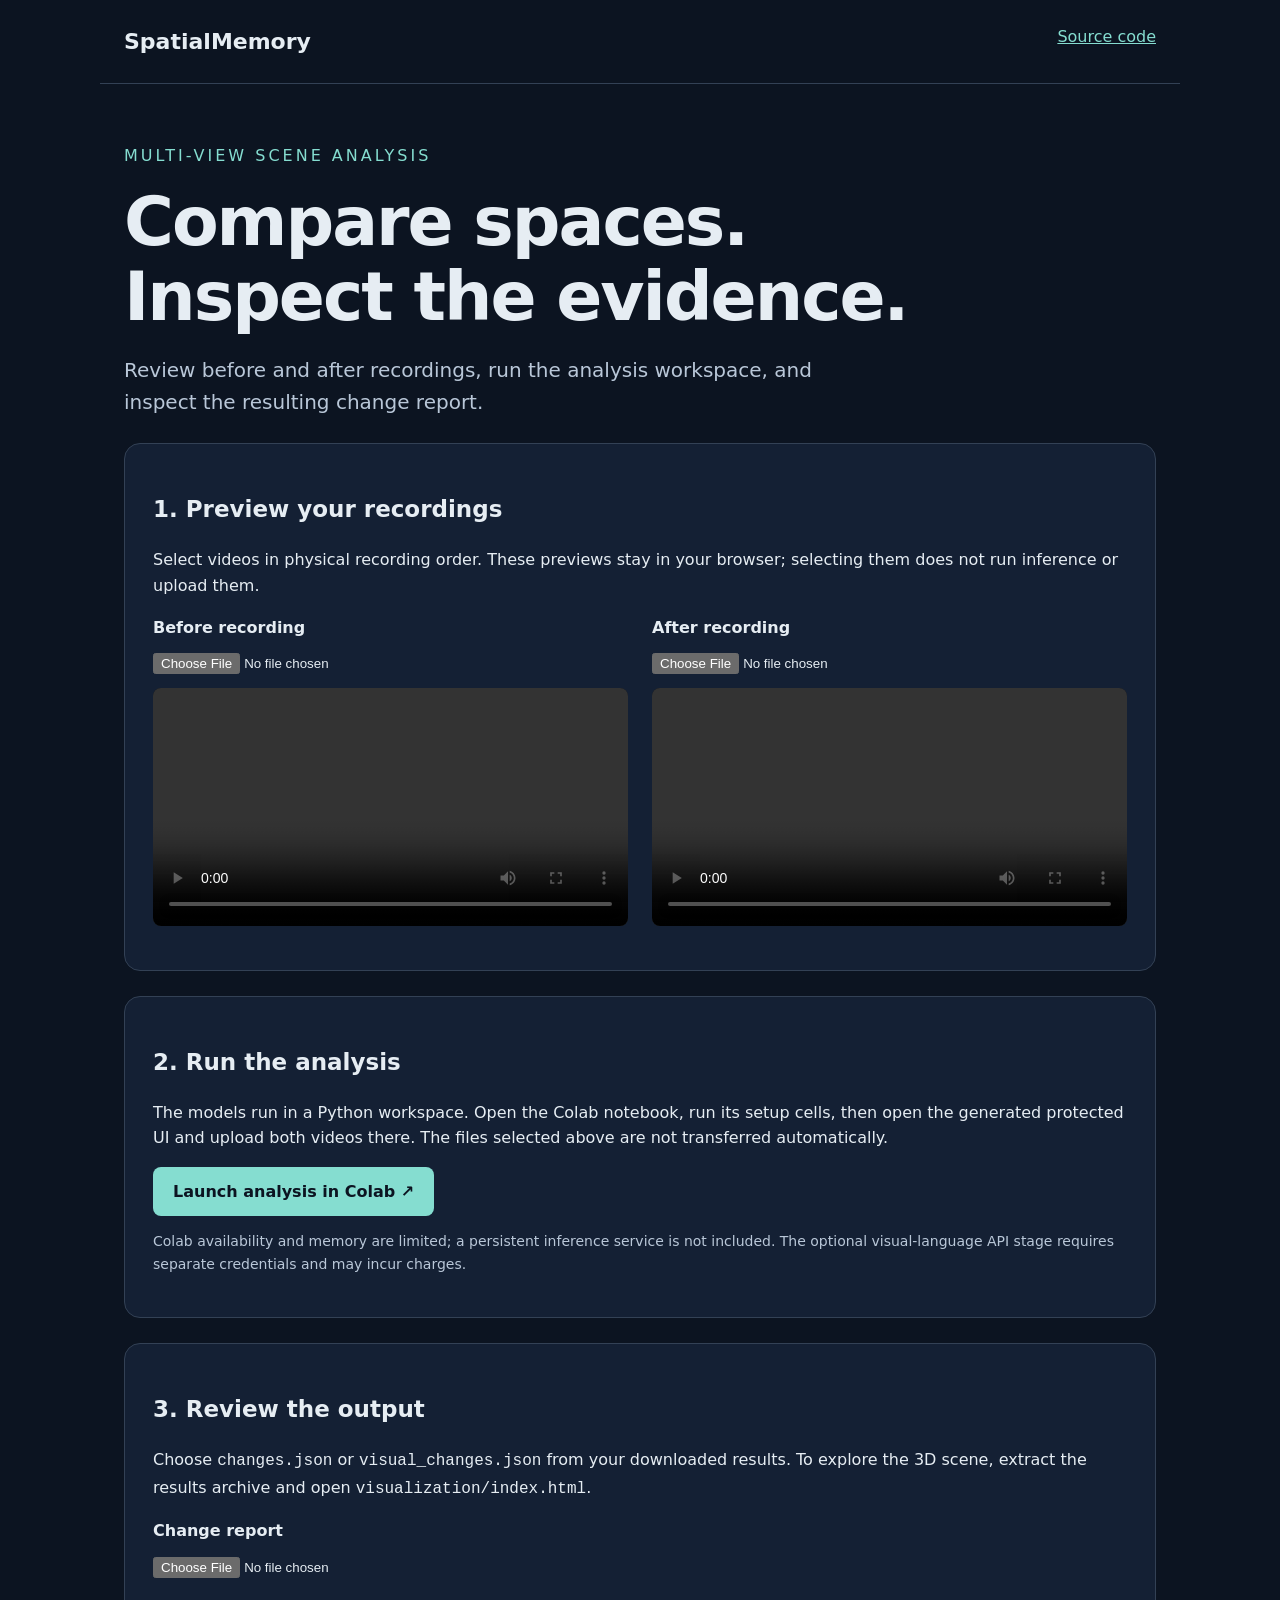
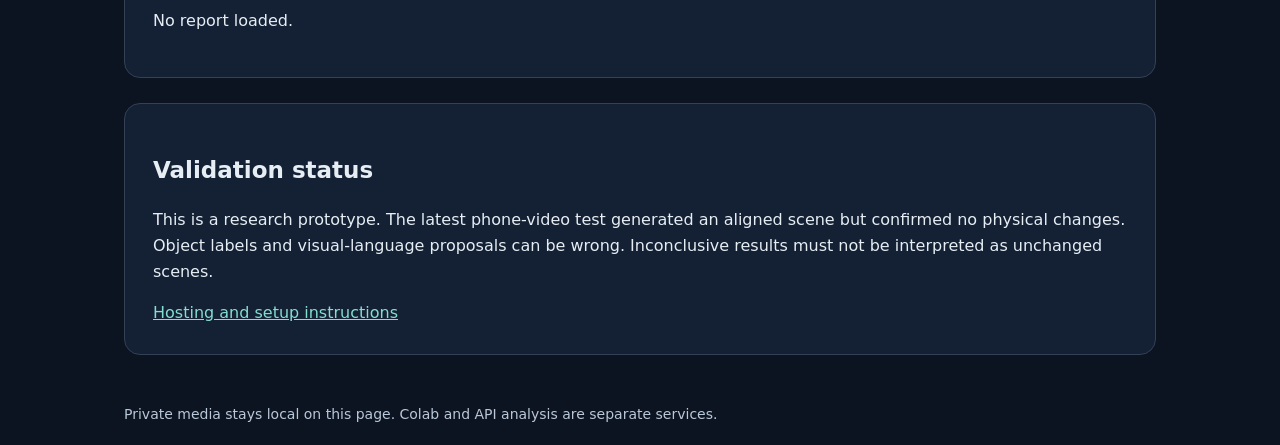
<file: site/index.html>
<!doctype html>
<html lang="en"><head><meta charset="utf-8"><meta name="viewport" content="width=device-width,initial-scale=1"><title>SpatialMemory — Scene comparison</title><link rel="stylesheet" href="style.css"></head>
<body><header><span class="brand">SpatialMemory</span><a href="https://github.com/VamshiKrishnaBandari07/Spatial-AI-system-for-Humanoid-Robotics">Source code</a></header>
<main><p class="eyebrow">MULTI-VIEW SCENE ANALYSIS</p><h1>Compare spaces.<br>Inspect the evidence.</h1><p class="intro">Review before and after recordings, run the analysis workspace, and inspect the resulting change report.</p>
<section><h2>1. Preview your recordings</h2><p>Select videos in physical recording order. These previews stay in your browser; selecting them does not run inference or upload them.</p><div class="grid"><article><label for="before">Before recording</label><input id="before" type="file" accept="video/*"><video id="beforePreview" controls playsinline preload="metadata"></video></article><article><label for="after">After recording</label><input id="after" type="file" accept="video/*"><video id="afterPreview" controls playsinline preload="metadata"></video></article></div><p id="videoStatus" role="status"></p></section>
<section><h2>2. Run the analysis</h2><p>The models run in a Python workspace. Open the Colab notebook, run its setup cells, then open the generated protected UI and upload both videos there. The files selected above are not transferred automatically.</p><a class="button" href="https://colab.research.google.com/github/VamshiKrishnaBandari07/Spatial-AI-system-for-Humanoid-Robotics/blob/main/notebooks/SpatialMemory_Colab.ipynb" target="_blank" rel="noopener noreferrer">Launch analysis in Colab ↗</a><p class="note">Colab availability and memory are limited; a persistent inference service is not included. The optional visual-language API stage requires separate credentials and may incur charges.</p></section>
<section><h2>3. Review the output</h2><p>Choose <code>changes.json</code> or <code>visual_changes.json</code> from your downloaded results. To explore the 3D scene, extract the results archive and open <code>visualization/index.html</code>.</p><label for="report">Change report</label><input id="report" type="file" accept=".json,application/json"><p id="reportStatus" role="status" aria-live="polite">No report loaded.</p><div id="results"></div></section>
<aside><h2>Validation status</h2><p>This is a research prototype. The latest phone-video test generated an aligned scene but confirmed no physical changes. Object labels and visual-language proposals can be wrong. Inconclusive results must not be interpreted as unchanged scenes.</p><a href="https://github.com/VamshiKrishnaBandari07/Spatial-AI-system-for-Humanoid-Robotics/blob/main/docs/HOSTING.md">Hosting and setup instructions</a></aside></main><footer>Private media stays local on this page. Colab and API analysis are separate services.</footer><script src="app.js"></script></body></html>
</file>
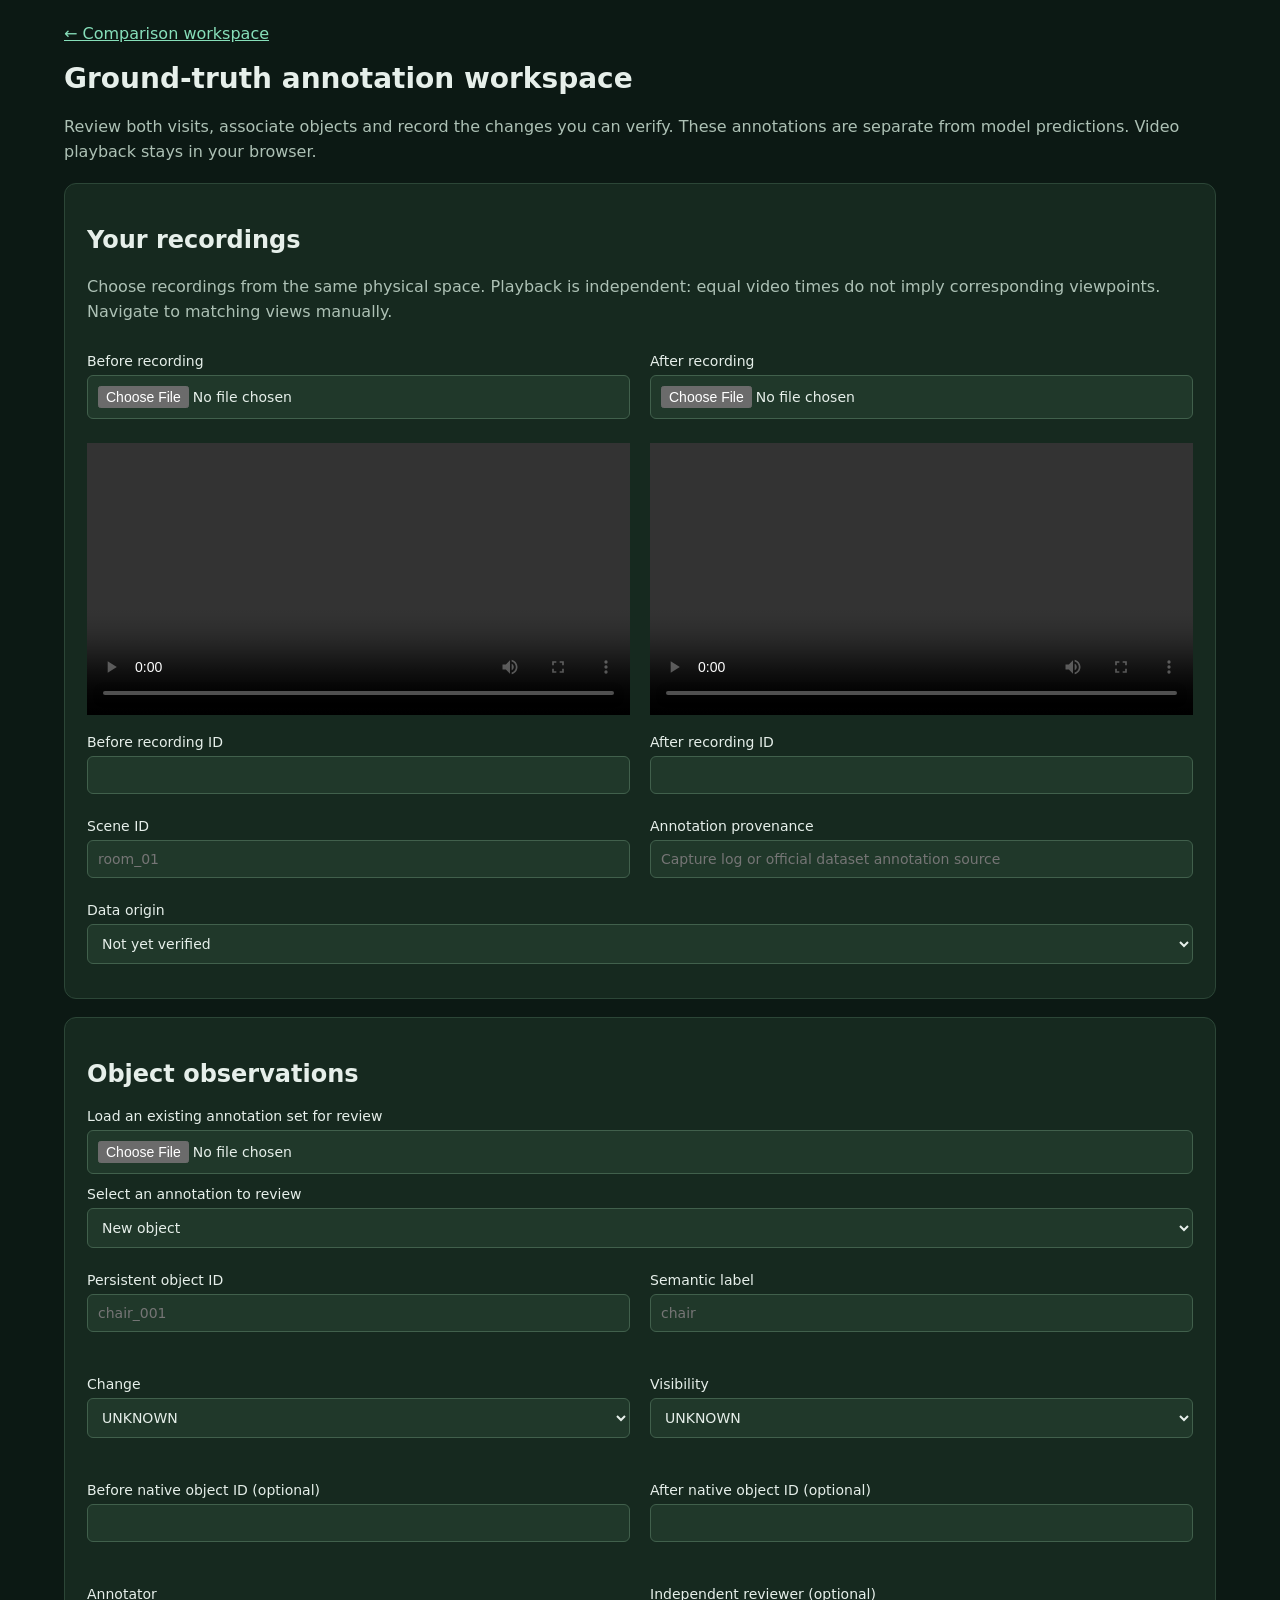
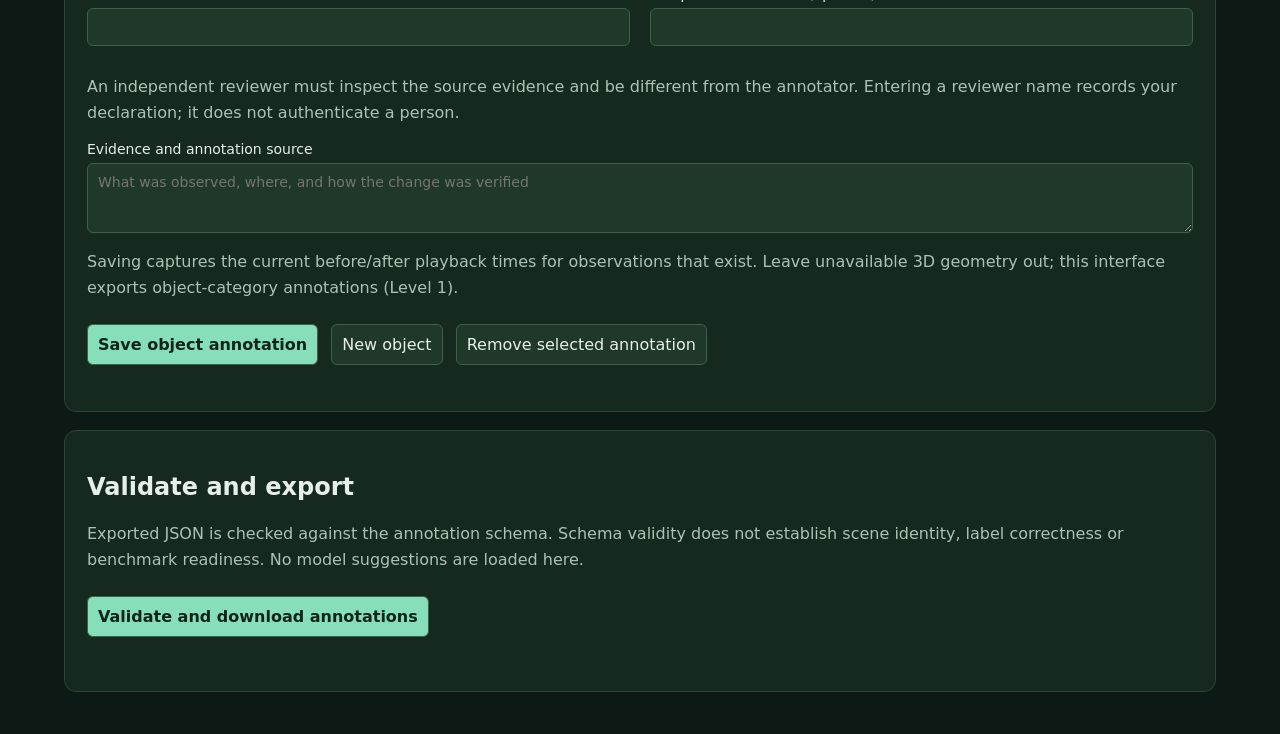
<file: src/spatialmemory/annotation.html>
<!doctype html>
<html lang="en">
  <head>
    <meta charset="utf-8" />
    <meta name="viewport" content="width=device-width, initial-scale=1" />
    <title>Annotation workspace · SpatialMemory-X Ultra</title>
    <style>
      :root {
        color-scheme: dark;
        font-family: system-ui, sans-serif;
        background: #0c1914;
        color: #e6efea;
      }
      * {
        box-sizing: border-box;
      }
      body {
        margin: 0 auto;
        padding: 24px;
        max-width: 1200px;
      }
      h1 {
        font-size: 28px;
      }
      p {
        color: #adc1b5;
        line-height: 1.6;
      }
      a {
        color: #87dfba;
      }
      section {
        padding: 22px;
        background: #16291f;
        border: 1px solid #2c4637;
        border-radius: 12px;
        margin: 18px 0;
      }
      .grid {
        display: grid;
        grid-template-columns: repeat(2, minmax(0, 1fr));
        gap: 20px;
      }
      label {
        display: block;
        margin: 12px 0;
        font-size: 14px;
      }
      input,
      select,
      textarea,
      button {
        font: inherit;
        border: 1px solid #41604c;
        border-radius: 6px;
        padding: 10px;
        background: #20382a;
        color: inherit;
        max-width: 100%;
      }
      input,
      select,
      textarea {
        display: block;
        width: 100%;
        margin-top: 6px;
      }
      button {
        cursor: pointer;
        margin: 8px 8px 8px 0;
      }
      button.primary {
        background: #86dfb9;
        color: #102319;
        font-weight: 600;
      }
      video {
        width: 100%;
        max-height: 300px;
        background: #07100b;
        margin-top: 12px;
      }
      #status {
        padding: 12px 0;
        overflow-wrap: anywhere;
      }
      ul {
        padding-left: 20px;
      }
      li {
        margin-bottom: 8px;
      }
      @media (max-width: 650px) {
        body {
          padding: 14px;
        }
        .grid {
          grid-template-columns: 1fr;
        }
        section {
          padding: 16px;
        }
      }
    </style>
  </head>
  <body>
    <a href="/">← Comparison workspace</a>
    <h1>Ground-truth annotation workspace</h1>
    <p>
      Review both visits, associate objects and record the changes you can
      verify. These annotations are separate from model predictions. Video
      playback stays in your browser.
    </p>
    <section>
      <h2>Your recordings</h2>
      <p>
        Choose recordings from the same physical space. Playback is independent:
        equal video times do not imply corresponding viewpoints. Navigate to
        matching views manually.
      </p>
      <div class="grid">
        <div>
          <label
            >Before recording<input
              id="beforeFile"
              type="file"
              accept="video/*" /></label
          ><video id="beforeVideo" controls preload="auto"></video>
          <p id="beforePlayback" role="status"></p>
          <label>Before recording ID<input id="beforeId" /></label>
        </div>
        <div>
          <label
            >After recording<input
              id="afterFile"
              type="file"
              accept="video/*" /></label
          ><video id="afterVideo" controls preload="auto"></video>
          <p id="afterPlayback" role="status"></p>
          <label>After recording ID<input id="afterId" /></label>
        </div>
      </div>
      <div class="grid">
        <label>Scene ID<input id="sceneId" placeholder="room_01" /></label>
        <label
          >Annotation provenance<input
            id="provenance"
            placeholder="Capture log or official dataset annotation source"
        /></label>
      </div>
      <label
        >Data origin<select id="origin">
          <option value="UNKNOWN">Not yet verified</option>
          <option value="REAL">Real recordings</option>
          <option value="SYNTHETIC">Synthetic control</option>
        </select></label
      >
    </section>
    <section>
      <h2>Object observations</h2>
      <label
        >Load an existing annotation set for review<input
          id="import"
          type="file"
          accept="application/json,.json"
      /></label>
      <label
        >Select an annotation to review<select id="selected">
          <option value="">New object</option>
        </select></label
      >
      <div class="grid">
        <label
          >Persistent object ID<input id="objectId" placeholder="chair_001"
        /></label>
        <label>Semantic label<input id="label" placeholder="chair" /></label>
        <label
          >Change<select id="change">
            <option>UNKNOWN</option>
            <option>ADDED</option>
            <option>REMOVED</option>
            <option>MOVED</option>
            <option>UNCHANGED</option>
          </select></label
        >
        <label
          >Visibility<select id="visibility">
            <option>UNKNOWN</option>
            <option>OBSERVED</option>
            <option>OCCLUDED</option>
          </select></label
        >
        <label
          >Before native object ID (optional)<input id="nativeBefore"
        /></label>
        <label
          >After native object ID (optional)<input id="nativeAfter"
        /></label>
        <label>Annotator<input id="annotator" /></label>
        <label>Independent reviewer (optional)<input id="reviewer" /></label>
      </div>
      <p>
        An independent reviewer must inspect the source evidence and be
        different from the annotator. Entering a reviewer name records your
        declaration; it does not authenticate a person.
      </p>
      <label
        >Evidence and annotation source<textarea
          id="source"
          rows="3"
          placeholder="What was observed, where, and how the change was verified"
        ></textarea>
      </label>
      <p>
        Saving captures the current before/after playback times for observations
        that exist. Leave unavailable 3D geometry out; this interface exports
        object-category annotations (Level 1).
      </p>
      <button id="save" class="primary">Save object annotation</button>
      <button id="new">New object</button>
      <button id="remove">Remove selected annotation</button>
      <ul id="objects"></ul>
    </section>
    <section>
      <h2>Validate and export</h2>
      <p>
        Exported JSON is checked against the annotation schema. Schema validity
        does not establish scene identity, label correctness or benchmark
        readiness. No model suggestions are loaded here.
      </p>
      <button id="export" class="primary">
        Validate and download annotations
      </button>
      <div id="status" role="status" aria-live="polite"></div>
    </section>
    <script>
      const $ = (id) => document.getElementById(id);
      let changes = [],
        metadata = {},
        urls = {};
      const message = (text) => {
        $("status").textContent = text;
      };
      function refresh() {
        const selected = $("selected").value;
        $("selected").replaceChildren(new Option("New object", ""));
        $("objects").replaceChildren();
        for (const item of changes) {
          $("selected").add(
            new Option(
              `${item.object_id} · ${item.change_type}`,
              item.object_id,
            ),
          );
          const li = document.createElement("li");
          li.textContent = `${item.object_id}: ${item.label} · ${item.change_type} · ${item.annotation_quality}`;
          $("objects").append(li);
        }
        $("selected").value = selected;
      }
      for (const state of ["before", "after"]) {
        const video = $(state + "Video");
        video.addEventListener("error", () => {
          $(state + "Playback").textContent =
            "Your browser cannot play this recording. Use an H.264 MP4 preview copy and preserve the original for processing.";
        });
        video.addEventListener("loadeddata", () => {
          $(state + "Playback").textContent = "Ready to review";
        });
        $(state + "File").addEventListener("change", () => {
          if (urls[state]) URL.revokeObjectURL(urls[state]);
          const file = $(state + "File").files[0];
          $(state + "Playback").textContent = "";
          $(state + "Video").removeAttribute("src");
          if (file) {
            urls[state] = URL.createObjectURL(file);
            $(state + "Video").src = urls[state];
            $(state + "Id").value = file.name;
          } else $(state + "Video").load();
        });
      }
      function clearObject() {
        $("selected").value = "";
        for (const id of [
          "objectId",
          "label",
          "nativeBefore",
          "nativeAfter",
          "source",
          "reviewer",
        ])
          $(id).value = "";
        $("change").value = "UNKNOWN";
        $("visibility").value = "UNKNOWN";
      }
      $("new").onclick = clearObject;
      $("selected").onchange = () => {
        const item = changes.find((x) => x.object_id === $("selected").value);
        if (!item) return clearObject();
        for (const [id, field] of Object.entries({
          objectId: "object_id",
          label: "label",
          change: "change_type",
          visibility: "visibility",
          nativeBefore: "native_object_id_before",
          nativeAfter: "native_object_id_after",
          source: "annotation_source",
          annotator: "annotator",
          reviewer: "independent_reviewer",
        }))
          $(id).value = item[field] || "";
      };
      $("save").onclick = () => {
        const object_id = $("objectId").value.trim(),
          annotator = $("annotator").value.trim(),
          reviewer = $("reviewer").value.trim();
        if (
          !object_id ||
          !annotator ||
          !$("label").value.trim() ||
          !$("source").value.trim()
        )
          return message(
            "Enter the object ID, label, annotator and source evidence.",
          );
        if (reviewer && reviewer.toLowerCase() === annotator.toLowerCase())
          return message("Independent review requires a different reviewer.");
        const selected = $("selected").value;
        if (
          changes.some(
            (x) => x.object_id === object_id && x.object_id !== selected,
          )
        )
          return message(
            "This object ID already exists. Select it to review or use a distinct ID.",
          );
        const previous = changes.find((x) => x.object_id === selected);
        const item = {
          ...(previous || {}),
          object_id,
          label: $("label").value.trim(),
          change_type: $("change").value,
          visibility: $("visibility").value,
          annotation_source: $("source").value.trim(),
          annotation_quality: reviewer
            ? "INDEPENDENTLY_REVIEWED"
            : "SINGLE_REVIEW",
          generation_method:
            previous?.generation_method === "model_generated"
              ? "model_suggestion_verified"
              : previous?.generation_method || "human",
          annotator,
          independent_reviewer: reviewer || null,
          reviewed_at: reviewer ? new Date().toISOString() : null,
          native_object_id_before: $("nativeBefore").value.trim() || null,
          native_object_id_after: $("nativeAfter").value.trim() || null,
          annotation_level: previous?.annotation_level || 1,
        };
        for (const state of ["before", "after"]) {
          const absent =
            (state === "before" && item.change_type === "ADDED") ||
            (state === "after" && item.change_type === "REMOVED");
          const video = $(state + "Video");
          if (
            !previous &&
            !absent &&
            video.currentSrc &&
            $(state + "Id").value.trim()
          )
            item[state + "_observation"] = {
              recording_id: $(state + "Id").value.trim(),
              timestamp_ns: Math.round(video.currentTime * 1e9),
              source: item.annotation_source,
            };
          else if (absent) item[state + "_observation"] = null;
        }
        changes = changes.filter((x) => x.object_id !== selected);
        changes.push(item);
        refresh();
        $("selected").value = object_id;
        message(
          "Annotation saved in this page. Export before closing; no server persistence is provided.",
        );
      };
      $("remove").onclick = () => {
        changes = changes.filter((x) => x.object_id !== $("selected").value);
        clearObject();
        refresh();
      };
      $("import").onchange = async () => {
        try {
          const file = $("import").files[0];
          if (!file) return;
          const payload = JSON.parse(await file.text());
          const response = await fetch("/annotations/validate", {
            method: "POST",
            headers: { "Content-Type": "application/json" },
            body: JSON.stringify(payload),
          });
          const data = await response.json();
          if (!response.ok) throw new Error(JSON.stringify(data.detail));
          metadata = data.annotations;
          changes = metadata.changes;
          $("sceneId").value = metadata.scene_id;
          $("provenance").value = metadata.provenance || "";
          $("origin").value = metadata.data_origin;
          clearObject();
          refresh();
          message(
            "Imported schema-valid annotations. Review source recordings independently before confirming labels.",
          );
        } catch (error) {
          message(`Import failed: ${error.message}`);
        }
      };
      $("export").onclick = async () => {
        try {
          if (
            !$("sceneId").value.trim() ||
            !$("provenance").value.trim() ||
            !changes.length
          )
            throw new Error(
              "Enter scene ID and provenance, then save at least one annotation.",
            );
          const payload = {
            ...metadata,
            schema_version: "1.0",
            scene_id: $("sceneId").value.trim(),
            coordinate_frame: metadata.coordinate_frame || "shared_world",
            position_unit: metadata.position_unit || "unknown",
            scale_verified: metadata.scale_verified || false,
            data_origin: $("origin").value,
            exhaustive_object_inventory:
              metadata.exhaustive_object_inventory || false,
            provenance: $("provenance").value.trim(),
            changes,
          };
          const response = await fetch("/annotations/validate", {
            method: "POST",
            headers: { "Content-Type": "application/json" },
            body: JSON.stringify(payload),
          });
          const data = await response.json();
          if (!response.ok) throw new Error(JSON.stringify(data.detail));
          const url = URL.createObjectURL(
            new Blob([JSON.stringify(data.annotations, null, 2)], {
              type: "application/json",
            }),
          );
          const a = document.createElement("a");
          a.href = url;
          a.download = `${payload.scene_id}_changes.json`;
          a.click();
          setTimeout(() => URL.revokeObjectURL(url), 1000);
          message(
            "Validated annotations exported. Pair validation and benchmark evidence checks are still required.",
          );
        } catch (error) {
          message(`Export failed: ${error.message}`);
        }
      };
    </script>
  </body>
</html>
</file>
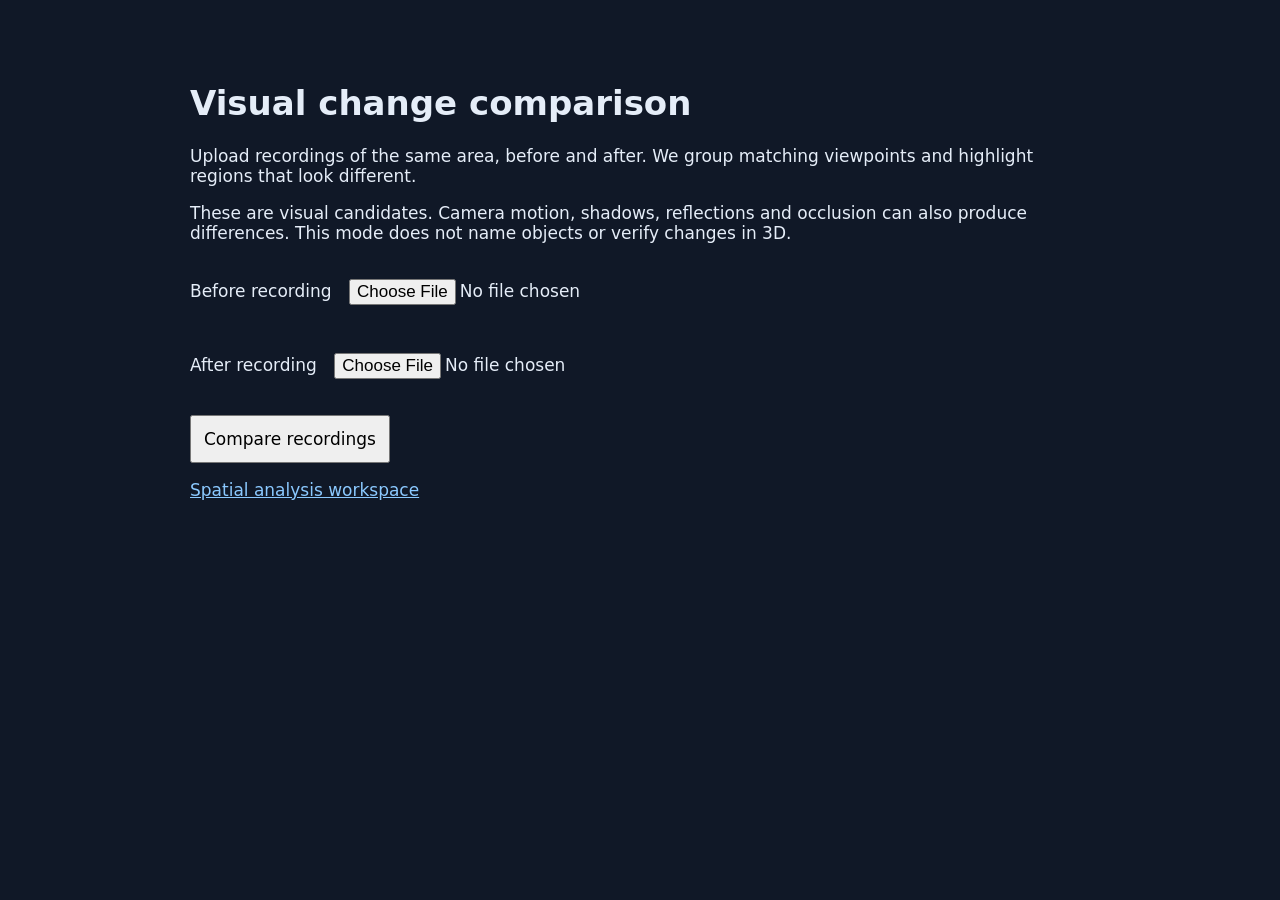
<file: src/spatialmemory/classical.html>
<!doctype html><html lang="en"><meta charset="utf-8"><meta name="viewport" content="width=device-width,initial-scale=1"><title>Visual change comparison</title>
<style>body{font:17px system-ui;background:#101827;color:#e5edf8;max-width:900px;margin:40px auto;padding:20px}label{display:block;margin:24px 0}button,input{font:inherit;padding:12px}a{color:#8bc9ff}button{cursor:pointer}#status{white-space:pre-wrap}</style>
<h1>Visual change comparison</h1><p>Upload recordings of the same area, before and after. We group matching viewpoints and highlight regions that look different.</p>
<p>These are visual candidates. Camera motion, shadows, reflections and occlusion can also produce differences. This mode does not name objects or verify changes in 3D.</p>
<form id="upload"><label>Before recording <input name="before" type="file" accept="video/*" required></label><label>After recording <input name="after" type="file" accept="video/*" required></label><button id="submit">Compare recordings</button></form>
<p id="status" role="status" aria-live="polite"></p><a id="result" hidden>Open comparisons and highlighted regions</a><p><a id="download" hidden>Download evidence ZIP</a></p><p><a href="/">Spatial analysis workspace</a></p>
<script>
const form=document.querySelector('#upload'), status=document.querySelector('#status'), button=document.querySelector('#submit'), result=document.querySelector('#result');
const pause=ms=>new Promise(resolve=>setTimeout(resolve,ms));
form.onsubmit=async event=>{event.preventDefault();button.disabled=true;result.hidden=true;document.querySelector('#download').hidden=true;status.textContent='Uploading recordings…';
try{const data=new FormData(form);data.set('comparison_mode','classical');const response=await fetch('/jobs',{method:'POST',body:data});const job=await response.json();if(!response.ok)throw Error(typeof job.detail==='string'?job.detail:JSON.stringify(job.detail));
localStorage.setItem('classicalJob',job.id);await watch(job.id);
}catch(error){status.textContent=error.message;}finally{button.disabled=false;}};
async function watch(id){for(;;){const response=await fetch('/jobs/'+encodeURIComponent(id));if(!response.ok)throw Error('Could not load job status. Reload to reconnect.');const state=await response.json();status.textContent=state.stage||state.status;if(state.status==='complete'){status.textContent='Comparison ready. Review highlighted regions and alignment quality.';result.href='/jobs/'+encodeURIComponent(id)+'/classical/index.html';result.hidden=false;const download=document.querySelector('#download');download.href='/jobs/'+encodeURIComponent(id)+'/classical-download';download.hidden=false;return;}if(['failed','interrupted'].includes(state.status))throw Error(state.error||'Processing interrupted');await pause(2000);}}
const previous=localStorage.getItem('classicalJob');if(previous){button.disabled=true;watch(previous).catch(e=>status.textContent=e.message).finally(()=>button.disabled=false);}
</script></html>
</file>
<file: site/style.css>
:root{font:16px/1.6 system-ui,sans-serif;color:#e6edf3;background:#0c1421;color-scheme:dark}*{box-sizing:border-box}body{margin:0}header,main,footer{max-width:1080px;margin:auto;padding:24px}header{display:flex;justify-content:space-between;gap:20px;border-bottom:1px solid #334155}.brand{font-size:22px;font-weight:700}a{color:#85ddd0}h1{font-size:clamp(36px,7vw,68px);line-height:1.1;letter-spacing:-2px;margin:16px 0}h2{font-size:23px}.eyebrow{letter-spacing:3px;color:#85ddd0;margin-top:35px}.intro{font-size:20px;max-width:720px;color:#b9c7d8}section,aside{background:#142034;border:1px solid #334155;border-radius:16px;padding:28px;margin-top:25px}.grid{display:grid;grid-template-columns:1fr 1fr;gap:24px}label{display:block;font-weight:600;margin-bottom:10px}input{max-width:100%;margin-bottom:14px}video{display:block;width:100%;max-height:350px;background:#080e18;border-radius:8px}.button{display:inline-block;background:#85ddd0;color:#0c1421;padding:12px 20px;border-radius:8px;font-weight:700;text-decoration:none}.note,footer{color:#b9c7d8;font-size:14px}.result{padding:15px 0;border-top:1px solid #334155;overflow-wrap:anywhere}.result h3{margin:0}a:focus-visible,input:focus-visible{outline:3px solid #fff;outline-offset:4px}@media(max-width:640px){.grid{grid-template-columns:1fr}header,main,footer{padding:16px}section,aside{padding:20px}}
</file>
